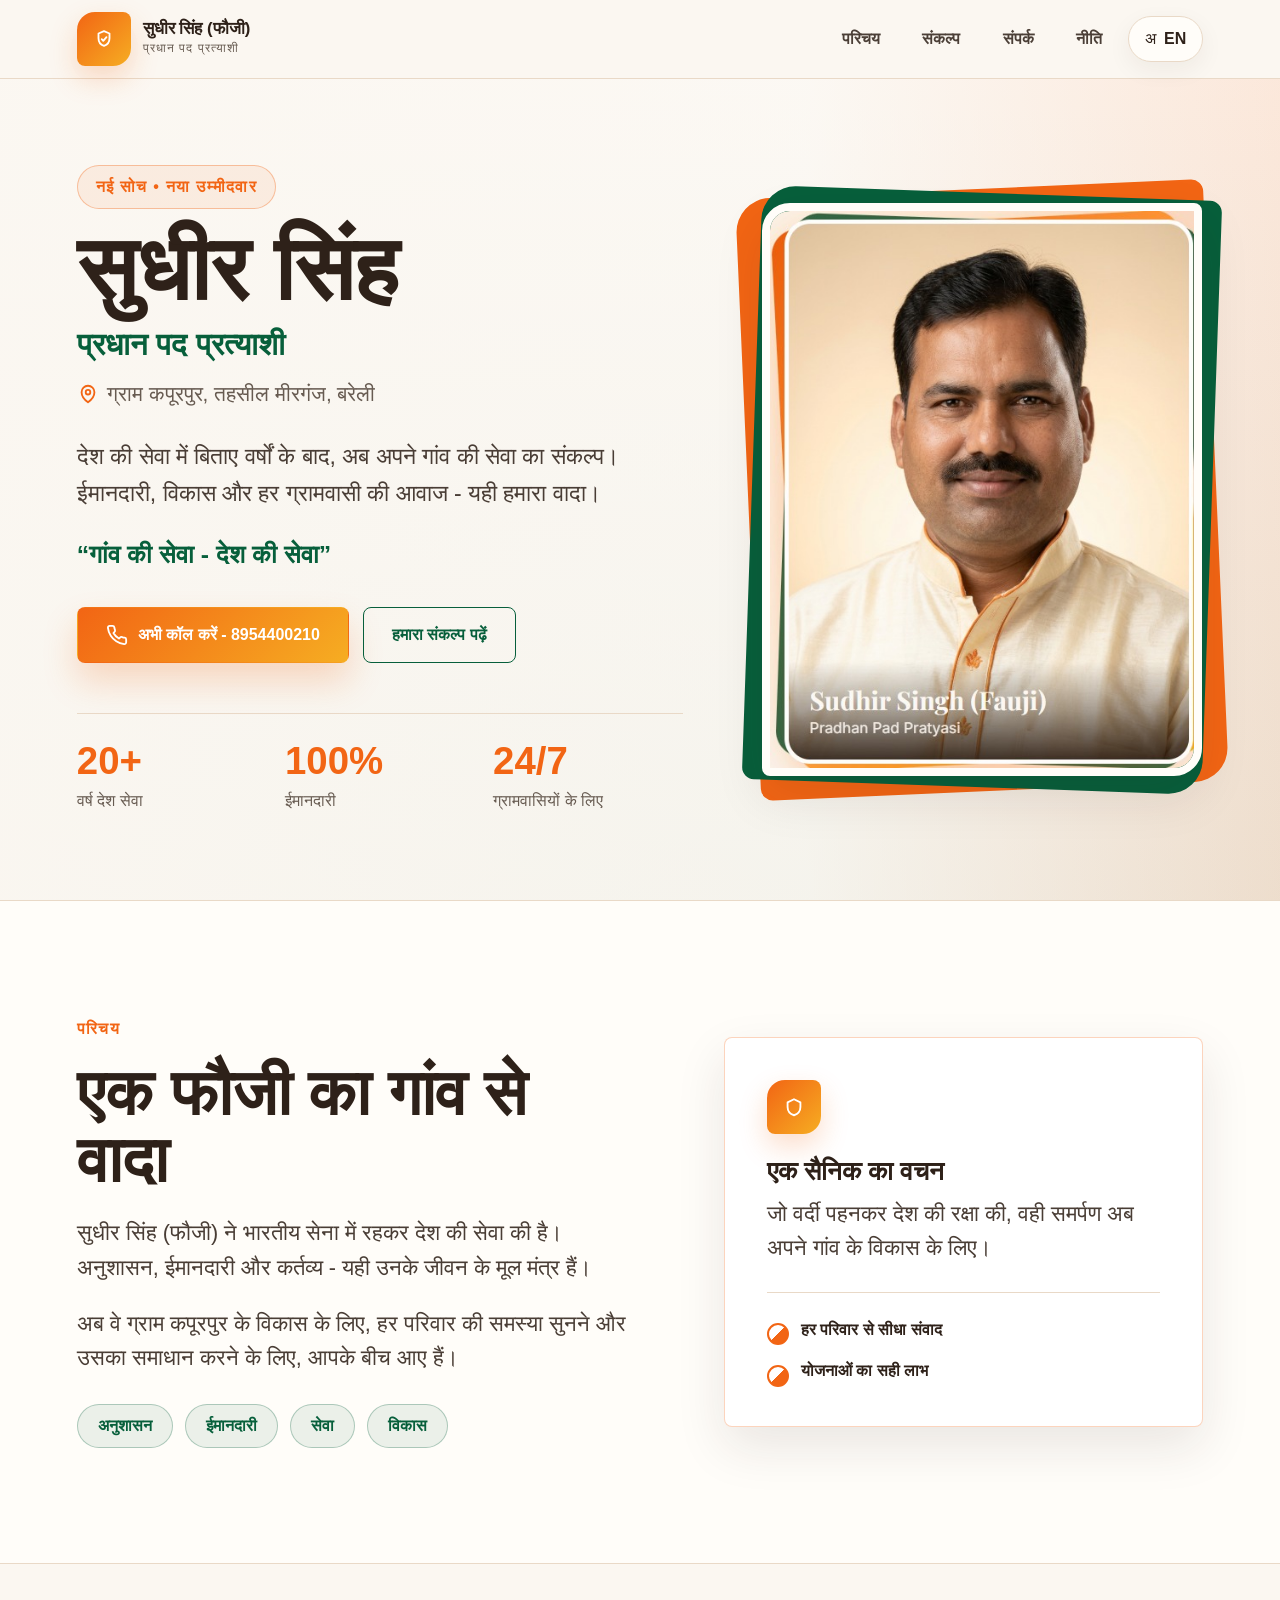
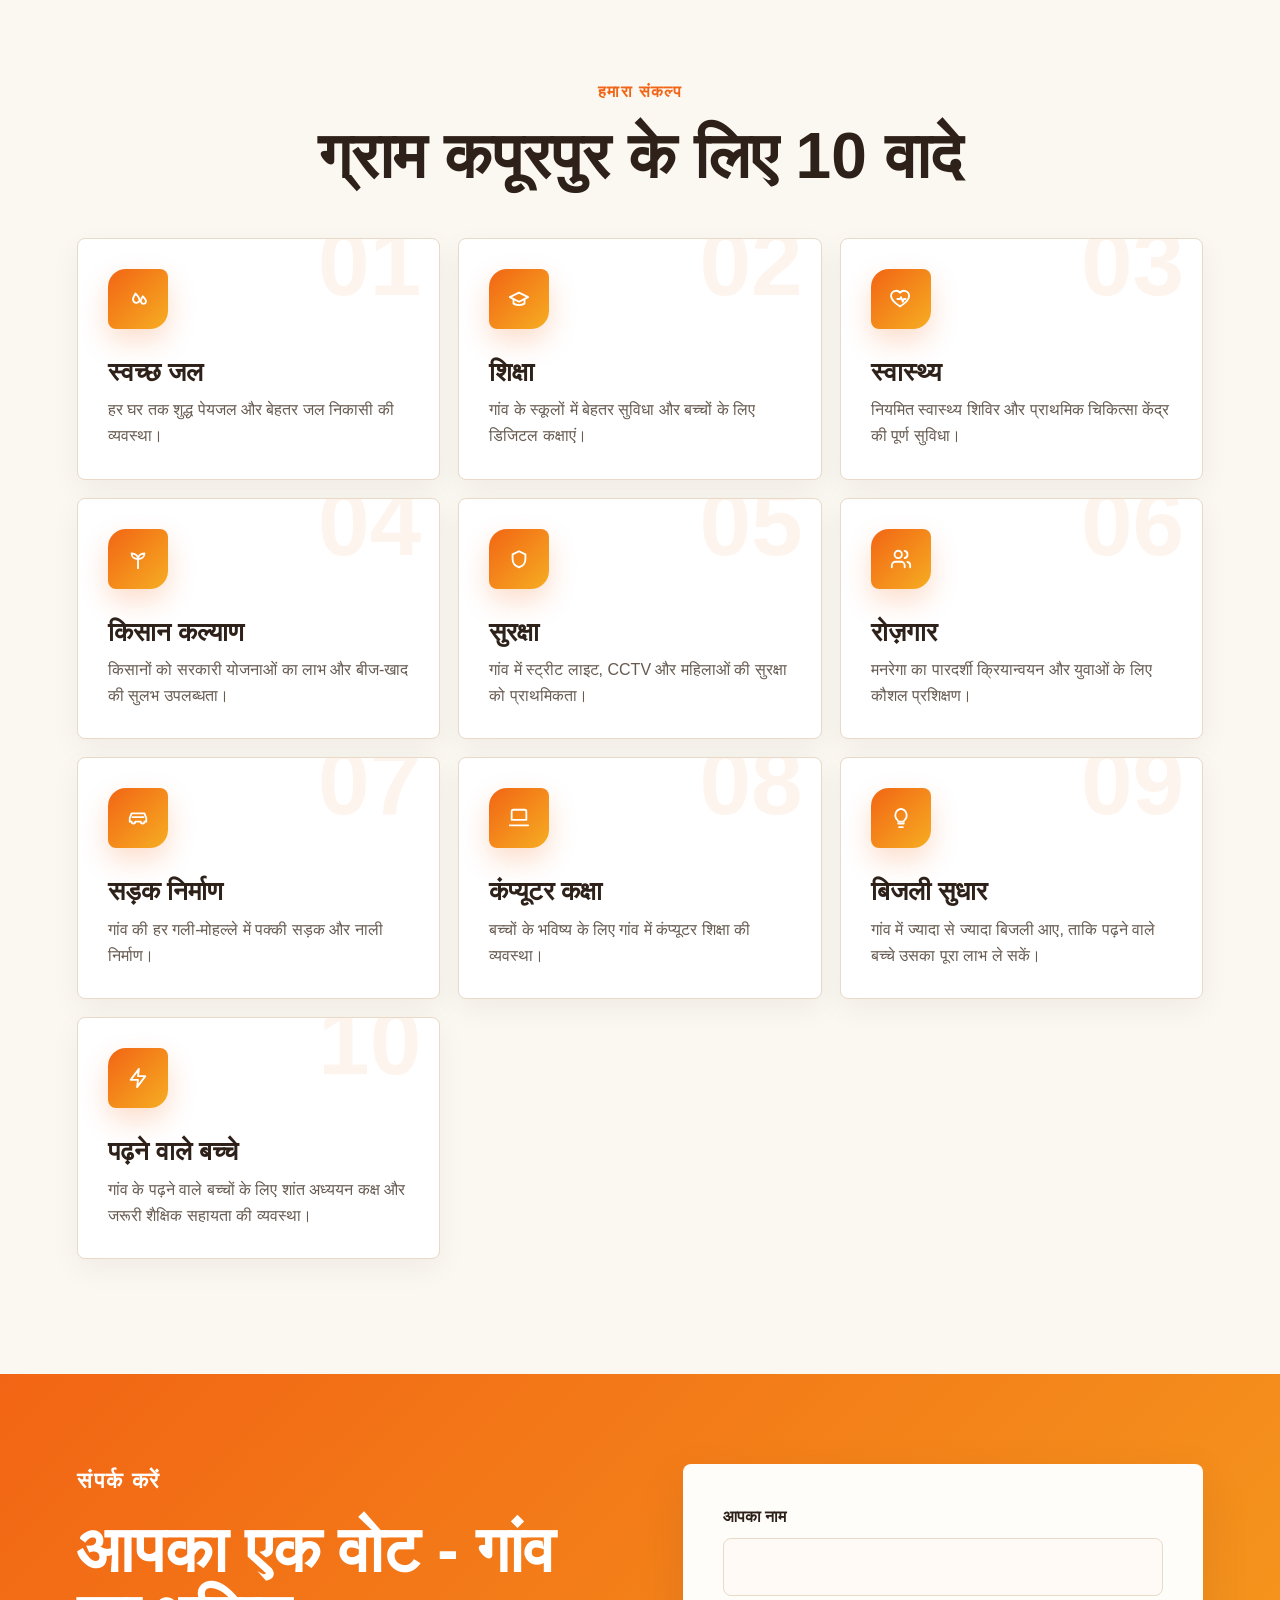
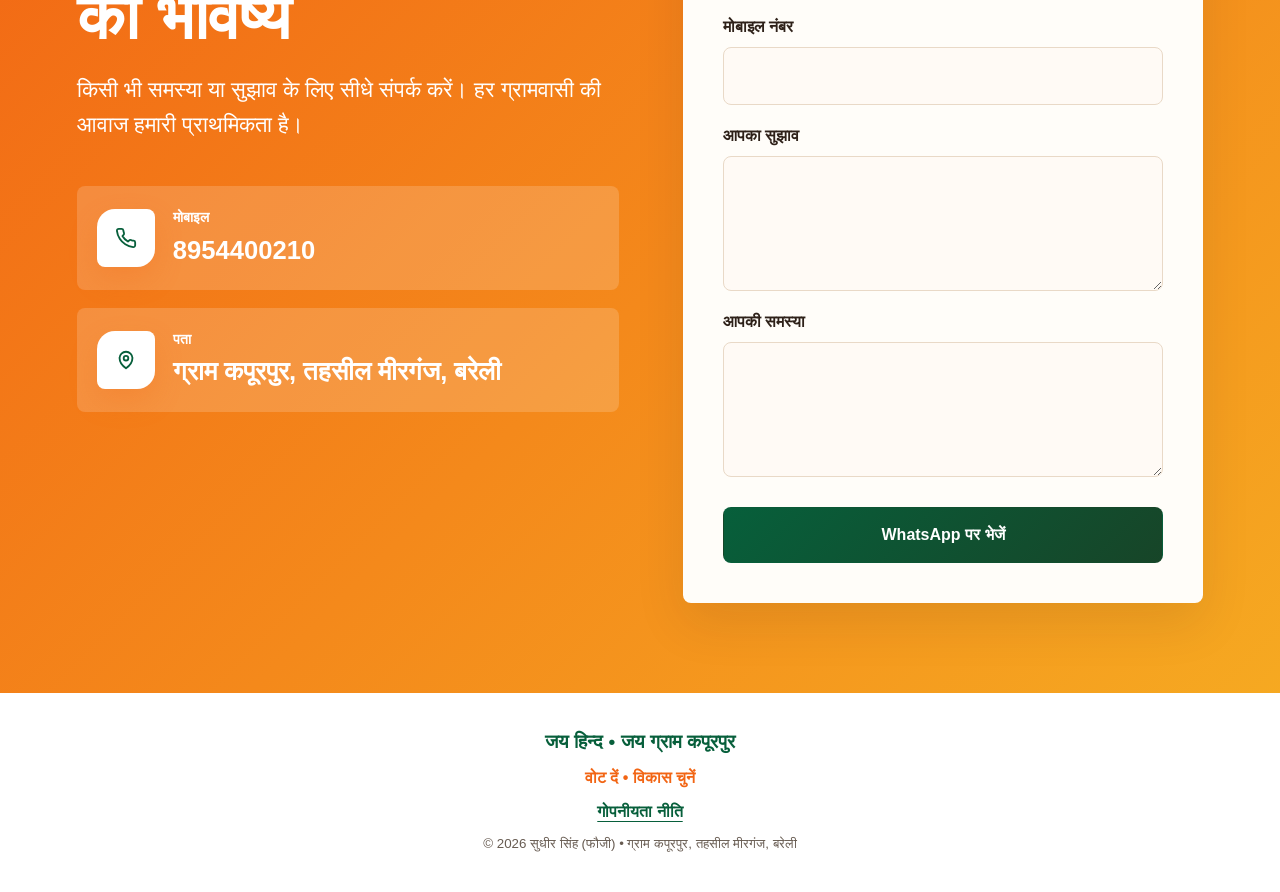
<file: index.html>
<!doctype html>
<html lang="hi">
  <head>
    <meta charset="utf-8" />
    <meta name="viewport" content="width=device-width, initial-scale=1" />
    <title>Sudhir Singh (Fauji) | Pradhan Pad Pratyasi</title>
    <meta
      name="description"
      content="Official village service website for Sudhir Singh (Fauji), Pradhan Pad Pratyasi, Gram Kapoorpur, Tehsil Meerganj, Bareilly."
    />
    <meta property="og:title" content="Sudhir Singh (Fauji)" />
    <meta
      property="og:description"
      content="Service to Village, Service to Nation. Pradhan Pad Pratyasi for Gram Kapoorpur."
    />
    <meta property="og:image" content="assets/social-preview.jpg" />
    <link rel="stylesheet" href="styles.css" />
  </head>
  <body>
    <header class="site-header">
      <a class="brand" href="#home" aria-label="Sudhir Singh home">
        <span class="brand-mark" aria-hidden="true">
          <svg viewBox="0 0 24 24" role="img">
            <path d="M12 3.5 18 6v5.2c0 3.7-2.4 7.1-6 8.3-3.6-1.2-6-4.6-6-8.3V6l6-2.5Z" />
            <path d="M9.5 12.2 11.2 14l3.5-4" />
          </svg>
        </span>
        <span>
          <strong data-i18n="brandName">सुधीर सिंह (फौजी)</strong>
          <small data-i18n="brandRole">प्रधान पद प्रत्याशी</small>
        </span>
      </a>

      <nav class="main-nav" aria-label="Primary navigation">
        <a href="#about" data-i18n="navAbout">परिचय</a>
        <a href="#vision" data-i18n="navVision">संकल्प</a>
        <a href="#contact" data-i18n="navContact">संपर्क</a>
        <a href="privacy-policy.html" data-i18n="navPrivacy">नीति</a>
      </nav>

      <button class="language-toggle" type="button" aria-label="Change language" data-language-toggle>
        <span aria-hidden="true">अ</span>
        <strong data-i18n="languageButton">EN</strong>
      </button>
    </header>

    <main id="home">
      <section class="hero section">
        <div class="hero-copy">
          <p class="eyebrow" data-i18n="heroEyebrow">नई सोच • नया उम्मीदवार</p>
          <h1 data-i18n="heroTitle">सुधीर सिंह</h1>
          <p class="hero-role" data-i18n="heroRole">प्रधान पद प्रत्याशी</p>
          <p class="location">
            <svg viewBox="0 0 24 24" aria-hidden="true">
              <path d="M12 21s7-5.1 7-11a7 7 0 0 0-14 0c0 5.9 7 11 7 11Z" />
              <circle cx="12" cy="10" r="2.5" />
            </svg>
            <span data-i18n="location">ग्राम कपूरपुर, तहसील मीरगंज, बरेली</span>
          </p>
          <p class="hero-text" data-i18n="heroText">
            देश की सेवा में बिताए वर्षों के बाद, अब अपने गांव की सेवा का संकल्प।
            ईमानदारी, विकास और हर ग्रामवासी की आवाज - यही हमारा वादा।
          </p>
          <p class="slogan" data-i18n="slogan">“गांव की सेवा - देश की सेवा”</p>

          <div class="actions">
            <a class="button button-primary" href="tel:+918954400210">
              <svg viewBox="0 0 24 24" aria-hidden="true">
                <path d="M22 16.9v3a2 2 0 0 1-2.2 2 19.7 19.7 0 0 1-8.6-3.1 19.4 19.4 0 0 1-6-6A19.7 19.7 0 0 1 2.1 4.2 2 2 0 0 1 4.1 2h3a2 2 0 0 1 2 1.7c.1 1 .4 1.9.7 2.8a2 2 0 0 1-.5 2.1L8.1 9.9a16 16 0 0 0 6 6l1.3-1.2a2 2 0 0 1 2.1-.5c.9.3 1.8.6 2.8.7A2 2 0 0 1 22 16.9Z" />
              </svg>
              <span data-i18n="callNow">अभी कॉल करें - 8954400210</span>
            </a>
            <a class="button button-secondary" href="#vision" data-i18n="readVision">हमारा संकल्प पढ़ें</a>
          </div>

          <dl class="stats" aria-label="Campaign highlights">
            <div>
              <dt>20+</dt>
              <dd data-i18n="statService">वर्ष देश सेवा</dd>
            </div>
            <div>
              <dt>100%</dt>
              <dd data-i18n="statIntegrity">ईमानदारी</dd>
            </div>
            <div>
              <dt>24/7</dt>
              <dd data-i18n="statVillagers">ग्रामवासियों के लिए</dd>
            </div>
          </dl>
        </div>

        <figure class="hero-portrait">
          <img src="assets/sudhir-singh-portrait.jpg" alt="Sudhir Singh Fauji portrait" />
        </figure>
      </section>

      <section class="about section" id="about">
        <div class="section-copy">
          <p class="section-kicker" data-i18n="aboutKicker">परिचय</p>
          <h2 data-i18n="aboutTitle">एक फौजी का गांव से वादा</h2>
          <p data-i18n="aboutBodyOne">
            सुधीर सिंह (फौजी) ने भारतीय सेना में रहकर देश की सेवा की है। अनुशासन,
            ईमानदारी और कर्तव्य - यही उनके जीवन के मूल मंत्र हैं।
          </p>
          <p data-i18n="aboutBodyTwo">
            अब वे ग्राम कपूरपुर के विकास के लिए, हर परिवार की समस्या सुनने और उसका
            समाधान करने के लिए, आपके बीच आए हैं।
          </p>
          <div class="pill-row" aria-label="Values">
            <span data-i18n="valueDiscipline">अनुशासन</span>
            <span data-i18n="valueIntegrity">ईमानदारी</span>
            <span data-i18n="valueService">सेवा</span>
            <span data-i18n="valueDevelopment">विकास</span>
          </div>
        </div>

        <aside class="pledge-card">
          <span class="pledge-icon" aria-hidden="true">
            <svg viewBox="0 0 24 24">
              <path d="M12 3.5 19 7v5.1c0 4-2.7 7.6-7 8.9-4.3-1.3-7-4.9-7-8.9V7l7-3.5Z" />
            </svg>
          </span>
          <h3 data-i18n="pledgeTitle">एक सैनिक का वचन</h3>
          <p data-i18n="pledgeBody">
            जो वर्दी पहनकर देश की रक्षा की, वही समर्पण अब अपने गांव के विकास के लिए।
          </p>
          <ul>
            <li data-i18n="pledgeOne">हर परिवार से सीधा संवाद</li>
            <li data-i18n="pledgeThree">योजनाओं का सही लाभ</li>
          </ul>
        </aside>
      </section>

      <section class="vision section" id="vision">
        <div class="section-heading">
          <p class="section-kicker" data-i18n="visionKicker">हमारा संकल्प</p>
          <h2 data-i18n="visionTitle">ग्राम कपूरपुर के लिए 10 वादे</h2>
        </div>
        <div class="promise-grid" data-promises></div>
      </section>

      <section class="contact" id="contact">
        <div class="contact-panel">
          <div class="contact-copy">
            <p class="section-kicker" data-i18n="contactKicker">संपर्क करें</p>
            <h2 data-i18n="contactTitle">आपका एक वोट - गांव का भविष्य</h2>
            <p data-i18n="contactBody">
              किसी भी समस्या या सुझाव के लिए सीधे संपर्क करें। हर ग्रामवासी की आवाज
              हमारी प्राथमिकता है।
            </p>

            <div class="contact-list">
              <a href="tel:+918954400210">
                <span aria-hidden="true">
                  <svg viewBox="0 0 24 24">
                    <path d="M22 16.9v3a2 2 0 0 1-2.2 2 19.7 19.7 0 0 1-8.6-3.1 19.4 19.4 0 0 1-6-6A19.7 19.7 0 0 1 2.1 4.2 2 2 0 0 1 4.1 2h3a2 2 0 0 1 2 1.7c.1 1 .4 1.9.7 2.8a2 2 0 0 1-.5 2.1L8.1 9.9a16 16 0 0 0 6 6l1.3-1.2a2 2 0 0 1 2.1-.5c.9.3 1.8.6 2.8.7A2 2 0 0 1 22 16.9Z" />
                  </svg>
                </span>
                <strong data-i18n="phoneLabel">मोबाइल</strong>
                <b>8954400210</b>
              </a>
              <div>
                <span aria-hidden="true">
                  <svg viewBox="0 0 24 24">
                    <path d="M12 21s7-5.1 7-11a7 7 0 0 0-14 0c0 5.9 7 11 7 11Z" />
                    <circle cx="12" cy="10" r="2.5" />
                  </svg>
                </span>
                <strong data-i18n="addressLabel">पता</strong>
                <b data-i18n="addressValue">ग्राम कपूरपुर, तहसील मीरगंज, बरेली</b>
              </div>
            </div>
          </div>

          <form class="contact-form" data-contact-form>
            <label>
              <span data-i18n="formName">आपका नाम</span>
              <input name="name" autocomplete="name" />
            </label>
            <label>
              <span data-i18n="formPhone">मोबाइल नंबर</span>
              <input name="phone" inputmode="tel" autocomplete="tel" />
            </label>
            <label>
              <span data-i18n="formSuggestion">आपका सुझाव</span>
              <textarea name="suggestion" rows="4"></textarea>
            </label>
            <label>
              <span data-i18n="formProblem">आपकी समस्या</span>
              <textarea name="problem" rows="4"></textarea>
            </label>
            <button class="button button-whatsapp" type="submit" data-i18n="sendWhatsapp">
              WhatsApp पर भेजें
            </button>
          </form>
        </div>
      </section>
    </main>

    <footer class="site-footer">
      <strong data-i18n="footerLineOne">जय हिन्द • जय ग्राम कपूरपुर</strong>
      <span data-i18n="footerLineTwo">वोट दें • विकास चुनें</span>
      <a class="footer-link" href="privacy-policy.html" data-i18n="privacyPolicy">गोपनीयता नीति</a>
      <small data-i18n="copyright">© 2026 सुधीर सिंह (फौजी) • ग्राम कपूरपुर, तहसील मीरगंज, बरेली</small>
    </footer>

    <script src="script.js?v=20260516-hindi-default"></script>
  </body>
</html>
</file>
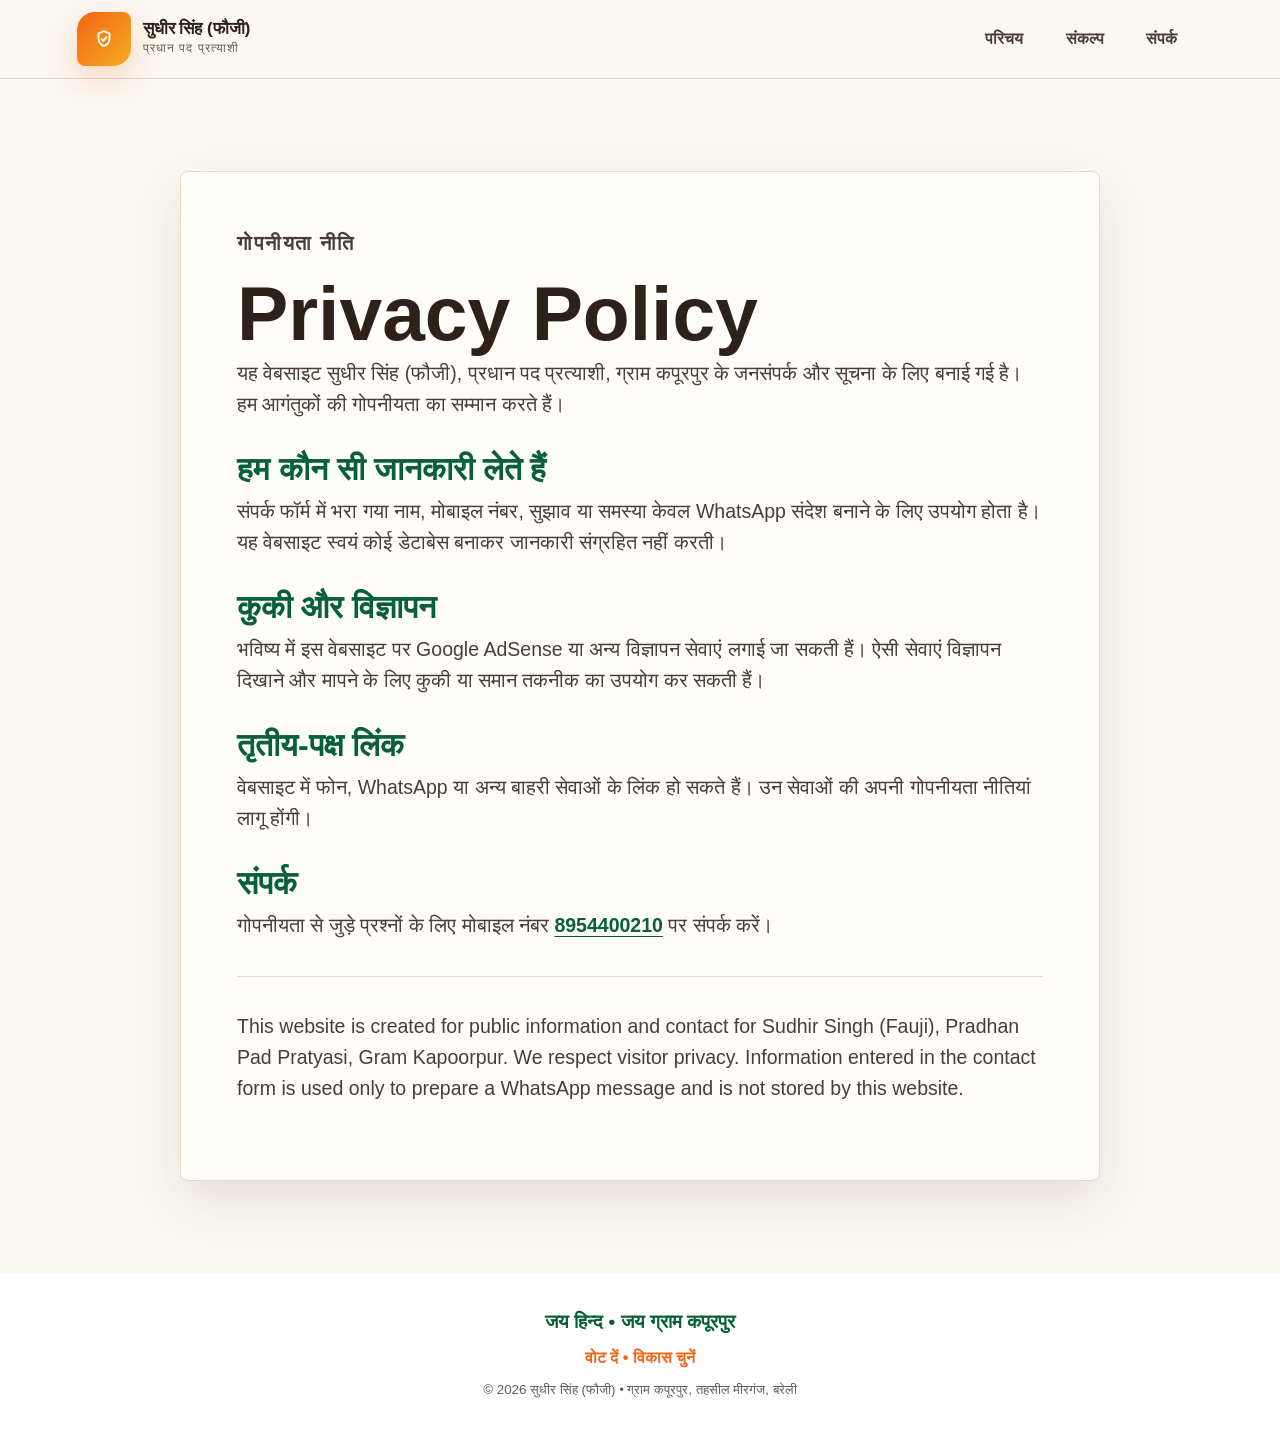
<file: privacy-policy.html>
<!doctype html>
<html lang="hi">
  <head>
    <meta charset="utf-8" />
    <meta name="viewport" content="width=device-width, initial-scale=1" />
    <title>गोपनीयता नीति | Sudhir Singh (Fauji)</title>
    <meta
      name="description"
      content="Privacy policy for the official website of Sudhir Singh (Fauji), Pradhan Pad Pratyasi, Gram Kapoorpur."
    />
    <link rel="stylesheet" href="styles.css" />
  </head>
  <body>
    <header class="site-header">
      <a class="brand" href="index.html" aria-label="Sudhir Singh home">
        <span class="brand-mark" aria-hidden="true">
          <svg viewBox="0 0 24 24" role="img">
            <path d="M12 3.5 18 6v5.2c0 3.7-2.4 7.1-6 8.3-3.6-1.2-6-4.6-6-8.3V6l6-2.5Z" />
            <path d="M9.5 12.2 11.2 14l3.5-4" />
          </svg>
        </span>
        <span>
          <strong>सुधीर सिंह (फौजी)</strong>
          <small>प्रधान पद प्रत्याशी</small>
        </span>
      </a>
      <nav class="main-nav" aria-label="Primary navigation">
        <a href="index.html#about">परिचय</a>
        <a href="index.html#vision">संकल्प</a>
        <a href="index.html#contact">संपर्क</a>
      </nav>
    </header>

    <main class="policy-page">
      <section class="policy-content">
        <p class="section-kicker">गोपनीयता नीति</p>
        <h1>Privacy Policy</h1>
        <p>
          यह वेबसाइट सुधीर सिंह (फौजी), प्रधान पद प्रत्याशी, ग्राम कपूरपुर के जनसंपर्क
          और सूचना के लिए बनाई गई है। हम आगंतुकों की गोपनीयता का सम्मान करते हैं।
        </p>

        <h2>हम कौन सी जानकारी लेते हैं</h2>
        <p>
          संपर्क फॉर्म में भरा गया नाम, मोबाइल नंबर, सुझाव या समस्या केवल WhatsApp
          संदेश बनाने के लिए उपयोग होता है। यह वेबसाइट स्वयं कोई डेटाबेस बनाकर
          जानकारी संग्रहित नहीं करती।
        </p>

        <h2>कुकी और विज्ञापन</h2>
        <p>
          भविष्य में इस वेबसाइट पर Google AdSense या अन्य विज्ञापन सेवाएं लगाई जा
          सकती हैं। ऐसी सेवाएं विज्ञापन दिखाने और मापने के लिए कुकी या समान तकनीक
          का उपयोग कर सकती हैं।
        </p>

        <h2>तृतीय-पक्ष लिंक</h2>
        <p>
          वेबसाइट में फोन, WhatsApp या अन्य बाहरी सेवाओं के लिंक हो सकते हैं। उन
          सेवाओं की अपनी गोपनीयता नीतियां लागू होंगी।
        </p>

        <h2>संपर्क</h2>
        <p>
          गोपनीयता से जुड़े प्रश्नों के लिए मोबाइल नंबर
          <a href="tel:+918954400210">8954400210</a> पर संपर्क करें।
        </p>

        <hr />

        <p>
          This website is created for public information and contact for Sudhir
          Singh (Fauji), Pradhan Pad Pratyasi, Gram Kapoorpur. We respect visitor
          privacy. Information entered in the contact form is used only to prepare
          a WhatsApp message and is not stored by this website.
        </p>
      </section>
    </main>

    <footer class="site-footer">
      <strong>जय हिन्द • जय ग्राम कपूरपुर</strong>
      <span>वोट दें • विकास चुनें</span>
      <small>© 2026 सुधीर सिंह (फौजी) • ग्राम कपूरपुर, तहसील मीरगंज, बरेली</small>
    </footer>
  </body>
</html>
</file>
<file: styles.css>
:root {
  --bg: #fbf7f1;
  --paper: #fffdf9;
  --ink: #2e2119;
  --muted: #675b51;
  --line: #e9d9c7;
  --saffron: #f26514;
  --gold: #f6ad22;
  --green: #075f3b;
  --green-dark: #174528;
  --shadow: 0 20px 50px rgba(46, 33, 25, 0.1);
  --radius: 8px;
}

* {
  box-sizing: border-box;
}

html {
  scroll-behavior: smooth;
}

body {
  margin: 0;
  background: var(--bg);
  color: var(--ink);
  font-family: "Nirmala UI", "Mangal", "Hind", "Segoe UI", Arial, sans-serif;
  line-height: 1.6;
}

body.en {
  font-family: Georgia, "Times New Roman", "Segoe UI", serif;
}

img,
svg {
  display: block;
}

a {
  color: inherit;
  text-decoration: none;
}

.site-header {
  position: sticky;
  top: 0;
  z-index: 50;
  display: grid;
  grid-template-columns: minmax(0, 1fr) auto auto;
  align-items: center;
  gap: 24px;
  min-height: 78px;
  padding: 12px clamp(18px, 6vw, 116px);
  border-bottom: 1px solid var(--line);
  background: rgba(251, 247, 241, 0.94);
  backdrop-filter: blur(14px);
}

.brand {
  display: flex;
  align-items: center;
  gap: 12px;
  min-width: 0;
}

.brand-mark,
.pledge-icon,
.contact-list span,
.promise-icon {
  display: grid;
  place-items: center;
  width: 54px;
  height: 54px;
  border-radius: 18px 8px 18px 8px;
  background: linear-gradient(135deg, var(--saffron), var(--gold));
  box-shadow: 0 12px 28px rgba(242, 101, 20, 0.22);
  color: #fff;
}

.brand-mark svg,
.pledge-icon svg,
.contact-list svg,
.promise-icon svg,
.button svg,
.location svg {
  width: 22px;
  height: 22px;
  fill: none;
  stroke: currentColor;
  stroke-width: 2;
  stroke-linecap: round;
  stroke-linejoin: round;
}

.brand strong,
.brand small {
  display: block;
  white-space: nowrap;
}

.brand strong {
  font-size: 1.05rem;
  line-height: 1.2;
}

.brand small {
  color: var(--muted);
  font-size: 0.78rem;
  letter-spacing: 0.08em;
  text-transform: uppercase;
}

.main-nav {
  display: flex;
  align-items: center;
  gap: clamp(18px, 3vw, 44px);
  color: #4b3f37;
  font-weight: 700;
}

.main-nav a {
  padding: 8px 2px;
}

.main-nav a:hover {
  color: var(--green);
}

.language-toggle {
  display: inline-flex;
  align-items: center;
  gap: 8px;
  border: 1px solid var(--line);
  border-radius: 999px;
  padding: 9px 16px;
  background: var(--paper);
  color: var(--ink);
  cursor: pointer;
  font: inherit;
  box-shadow: 0 8px 24px rgba(46, 33, 25, 0.06);
}

.section {
  padding: clamp(64px, 9vw, 116px) clamp(18px, 6vw, 116px);
}

.hero {
  display: grid;
  grid-template-columns: minmax(0, 1.04fr) minmax(300px, 0.76fr);
  align-items: center;
  gap: clamp(36px, 6vw, 96px);
  min-height: calc(100vh - 78px);
  padding-block: clamp(50px, 7vw, 82px);
  border-bottom: 1px solid var(--line);
  background:
    linear-gradient(90deg, rgba(251, 247, 241, 0.9), rgba(251, 247, 241, 0.58) 63%, rgba(242, 101, 20, 0.12)),
    linear-gradient(180deg, rgba(255, 255, 255, 0.4), rgba(7, 95, 59, 0.06));
}

.eyebrow,
.section-kicker {
  margin: 0 0 18px;
  color: var(--saffron);
  font-weight: 900;
  letter-spacing: 0.08em;
  text-transform: uppercase;
}

.eyebrow {
  display: inline-flex;
  width: fit-content;
  border: 1px solid rgba(242, 101, 20, 0.35);
  border-radius: 999px;
  padding: 8px 18px;
  background: rgba(242, 101, 20, 0.08);
}

h1,
h2,
h3,
p {
  margin-top: 0;
}

h1 {
  max-width: 900px;
  margin-bottom: 8px;
  font-size: clamp(3.7rem, 7vw, 6rem);
  line-height: 0.95;
  letter-spacing: 0;
}

.en h1 {
  font-size: clamp(3.6rem, 6.5vw, 5.8rem);
}

h2 {
  margin-bottom: 22px;
  font-size: clamp(2.3rem, 5vw, 4.6rem);
  line-height: 1.05;
  letter-spacing: 0;
}

h3 {
  margin-bottom: 10px;
  font-size: clamp(1.25rem, 2vw, 1.8rem);
  line-height: 1.2;
}

.hero-role {
  margin-bottom: 8px;
  color: var(--green);
  font-size: clamp(1.6rem, 2.4vw, 2.2rem);
  font-weight: 900;
}

.location {
  display: flex;
  align-items: center;
  gap: 8px;
  margin-bottom: 28px;
  color: var(--muted);
  font-size: clamp(1rem, 1.8vw, 1.3rem);
}

.location svg {
  flex: 0 0 auto;
  color: var(--saffron);
}

.hero-text {
  max-width: 760px;
  color: #493d35;
  font-size: clamp(1.1rem, 1.8vw, 1.45rem);
}

.slogan {
  margin-bottom: 32px;
  color: var(--green);
  font-size: clamp(1.15rem, 2vw, 1.55rem);
  font-weight: 900;
}

.actions {
  display: flex;
  flex-wrap: wrap;
  gap: 14px;
  margin-bottom: 50px;
}

.button {
  display: inline-flex;
  align-items: center;
  justify-content: center;
  gap: 10px;
  min-height: 56px;
  border: 1px solid transparent;
  border-radius: var(--radius);
  padding: 14px 28px;
  cursor: pointer;
  font: inherit;
  font-weight: 900;
  text-align: center;
  transition: transform 180ms ease, box-shadow 180ms ease, background 180ms ease;
}

.button:hover {
  transform: translateY(-2px);
}

.button-primary {
  background: linear-gradient(135deg, var(--saffron), var(--gold));
  color: #fff;
  box-shadow: 0 18px 34px rgba(242, 101, 20, 0.22);
}

.button-secondary {
  border-color: var(--green);
  background: transparent;
  color: var(--green);
}

.button-secondary:hover {
  background: rgba(7, 95, 59, 0.08);
}

.stats {
  display: grid;
  grid-template-columns: repeat(3, minmax(0, 1fr));
  gap: 18px;
  max-width: 720px;
  margin: 0;
  padding-top: 28px;
  border-top: 1px solid var(--line);
}

.stats div {
  min-width: 0;
}

.stats dt {
  color: var(--saffron);
  font-size: clamp(2rem, 3vw, 2.7rem);
  font-weight: 900;
  line-height: 1;
}

.stats dd {
  margin: 8px 0 0;
  color: var(--muted);
}

.hero-portrait {
  position: relative;
  margin: 0;
  justify-self: center;
  width: min(100%, 440px);
  isolation: isolate;
}

.hero-portrait::before,
.hero-portrait::after {
  content: "";
  position: absolute;
  inset: -14px;
  z-index: -1;
  border-radius: 34px 12px 34px 12px;
  transform: rotate(-2.5deg);
  background: var(--saffron);
}

.hero-portrait::after {
  inset: -10px;
  transform: rotate(2deg);
  background: var(--green);
}

.hero-portrait img {
  width: 100%;
  border: 8px solid var(--paper);
  border-radius: 28px 8px 28px 8px;
  box-shadow: var(--shadow);
}

.about {
  display: grid;
  grid-template-columns: minmax(0, 1fr) minmax(300px, 0.86fr);
  gap: clamp(34px, 7vw, 96px);
  align-items: center;
  background: var(--paper);
  border-bottom: 1px solid var(--line);
}

.section-copy p:not(.section-kicker),
.pledge-card p,
.contact-copy p {
  color: #493d35;
  font-size: clamp(1.05rem, 1.8vw, 1.35rem);
}

.pill-row {
  display: flex;
  flex-wrap: wrap;
  gap: 12px;
  margin-top: 28px;
}

.pill-row span {
  border: 1px solid rgba(7, 95, 59, 0.28);
  border-radius: 999px;
  padding: 8px 20px;
  background: rgba(7, 95, 59, 0.08);
  color: var(--green);
  font-weight: 900;
}

.pledge-card {
  border: 1px solid rgba(242, 101, 20, 0.28);
  border-radius: var(--radius);
  padding: clamp(26px, 4vw, 42px);
  background: #fff;
  box-shadow: var(--shadow);
}

.pledge-card ul {
  display: grid;
  gap: 16px;
  margin: 26px 0 0;
  padding: 24px 0 0;
  border-top: 1px solid var(--line);
  list-style: none;
}

.pledge-card li {
  position: relative;
  padding-left: 34px;
  font-weight: 800;
}

.pledge-card li::before {
  content: "";
  position: absolute;
  left: 0;
  top: 0.42em;
  width: 18px;
  height: 18px;
  border: 2px solid var(--saffron);
  border-radius: 999px;
  background: linear-gradient(135deg, #fff 48%, var(--saffron) 50%);
}

.pledge-icon {
  margin-bottom: 22px;
  color: #fff;
}

.vision {
  background: var(--bg);
}

.section-heading {
  max-width: 820px;
  margin: 0 auto 48px;
  text-align: center;
}

.promise-grid {
  display: grid;
  grid-template-columns: repeat(3, minmax(0, 1fr));
  gap: 18px;
}

.promise-card {
  position: relative;
  min-height: 220px;
  overflow: hidden;
  border: 1px solid var(--line);
  border-radius: var(--radius);
  padding: 30px;
  background: #fff;
  box-shadow: 0 10px 30px rgba(46, 33, 25, 0.05);
}

.promise-card::after {
  content: attr(data-number);
  position: absolute;
  right: 18px;
  top: -22px;
  color: rgba(242, 101, 20, 0.07);
  font-size: 5.8rem;
  font-weight: 900;
  line-height: 1;
}

.promise-icon {
  width: 60px;
  height: 60px;
  margin-bottom: 28px;
  color: #fff;
}

.promise-card h3 {
  position: relative;
  z-index: 1;
}

.promise-card p {
  position: relative;
  z-index: 1;
  margin: 0;
  color: var(--muted);
}

.contact {
  padding: clamp(56px, 8vw, 90px) clamp(18px, 6vw, 116px);
  background:
    linear-gradient(135deg, rgba(242, 101, 20, 0.96), rgba(246, 173, 34, 0.94)),
    var(--saffron);
}

.contact-panel {
  display: grid;
  grid-template-columns: minmax(0, 1fr) minmax(320px, 0.96fr);
  gap: clamp(28px, 5vw, 64px);
  align-items: start;
}

.contact-copy,
.contact-copy p,
.contact-copy .section-kicker {
  color: #fff;
}

.contact-copy h2 {
  color: #fff;
}

.contact-list {
  display: grid;
  gap: 18px;
  margin-top: 44px;
}

.contact-list a,
.contact-list div {
  display: grid;
  grid-template-columns: 58px minmax(0, 1fr);
  column-gap: 18px;
  align-items: center;
  padding: 20px;
  border-radius: var(--radius);
  background: rgba(255, 255, 255, 0.17);
}

.contact-list span {
  grid-row: span 2;
  width: 58px;
  height: 58px;
  background: #fff;
  color: var(--green);
}

.contact-list strong {
  font-size: 0.9rem;
}

.contact-list b {
  overflow-wrap: anywhere;
  font-size: clamp(1.2rem, 2vw, 1.8rem);
}

.contact-form {
  display: grid;
  gap: 18px;
  border-radius: var(--radius);
  padding: clamp(22px, 4vw, 40px);
  background: var(--paper);
  box-shadow: var(--shadow);
}

.contact-form label {
  display: grid;
  gap: 8px;
  color: var(--ink);
  font-weight: 900;
}

.contact-form input,
.contact-form textarea {
  width: 100%;
  border: 1px solid var(--line);
  border-radius: var(--radius);
  padding: 15px 16px;
  background: #fffaf5;
  color: var(--ink);
  font: inherit;
  resize: vertical;
}

.contact-form input:focus,
.contact-form textarea:focus {
  outline: 3px solid rgba(7, 95, 59, 0.14);
  border-color: var(--green);
}

.button-whatsapp {
  margin-top: 12px;
  background: linear-gradient(135deg, var(--green), var(--green-dark));
  color: #fff;
}

.site-footer {
  display: grid;
  gap: 8px;
  justify-items: center;
  padding: 34px 18px 38px;
  background: #fff;
  color: var(--ink);
  text-align: center;
}

.site-footer strong {
  color: var(--green);
  font-size: 1.2rem;
}

.site-footer span {
  color: var(--saffron);
  font-weight: 900;
}

.footer-link {
  color: var(--green);
  font-weight: 800;
  text-decoration: underline;
  text-underline-offset: 4px;
}

.site-footer small {
  color: var(--muted);
}

.policy-page {
  padding: clamp(48px, 8vw, 92px) clamp(18px, 6vw, 116px);
}

.policy-content {
  max-width: 920px;
  margin: 0 auto;
  border: 1px solid var(--line);
  border-radius: var(--radius);
  padding: clamp(26px, 5vw, 56px);
  background: var(--paper);
  box-shadow: var(--shadow);
}

.policy-content h1 {
  font-size: clamp(2.7rem, 6vw, 5rem);
}

.policy-content h2 {
  margin-top: 32px;
  margin-bottom: 10px;
  color: var(--green);
  font-size: clamp(1.45rem, 2.5vw, 2.05rem);
}

.policy-content p {
  color: #493d35;
  font-size: clamp(1.02rem, 1.7vw, 1.22rem);
}

.policy-content a {
  color: var(--green);
  font-weight: 900;
  text-decoration: underline;
  text-underline-offset: 4px;
}

.policy-content hr {
  margin: 34px 0;
  border: 0;
  border-top: 1px solid var(--line);
}

@media (max-width: 980px) {
  .site-header {
    grid-template-columns: 1fr auto;
  }

  .main-nav {
    grid-column: 1 / -1;
    justify-content: center;
    order: 3;
    padding-top: 4px;
  }

  .hero,
  .about,
  .contact-panel {
    grid-template-columns: 1fr;
  }

  .hero {
    min-height: auto;
  }

  .hero-portrait {
    width: min(88vw, 430px);
  }

  .promise-grid {
    grid-template-columns: repeat(2, minmax(0, 1fr));
  }
}

@media (max-width: 640px) {
  .site-header {
    gap: 12px;
    min-height: auto;
    padding-inline: 16px;
  }

  .brand-mark {
    width: 46px;
    height: 46px;
  }

  .brand strong {
    font-size: 0.95rem;
  }

  .brand small {
    font-size: 0.66rem;
  }

  .main-nav {
    gap: 22px;
    font-size: 0.94rem;
  }

  .language-toggle {
    padding: 8px 12px;
  }

  .section {
    padding-inline: 16px;
  }

  h1,
  .en h1 {
    font-size: clamp(3.25rem, 16vw, 4.5rem);
  }

  h2 {
    font-size: clamp(2rem, 10vw, 3rem);
  }

  .actions,
  .button {
    width: 100%;
  }

  .stats {
    grid-template-columns: 1fr;
  }

  .promise-grid {
    grid-template-columns: 1fr;
  }

  .promise-card {
    min-height: 0;
  }

  .contact {
    padding-inline: 16px;
  }
}
</file>
